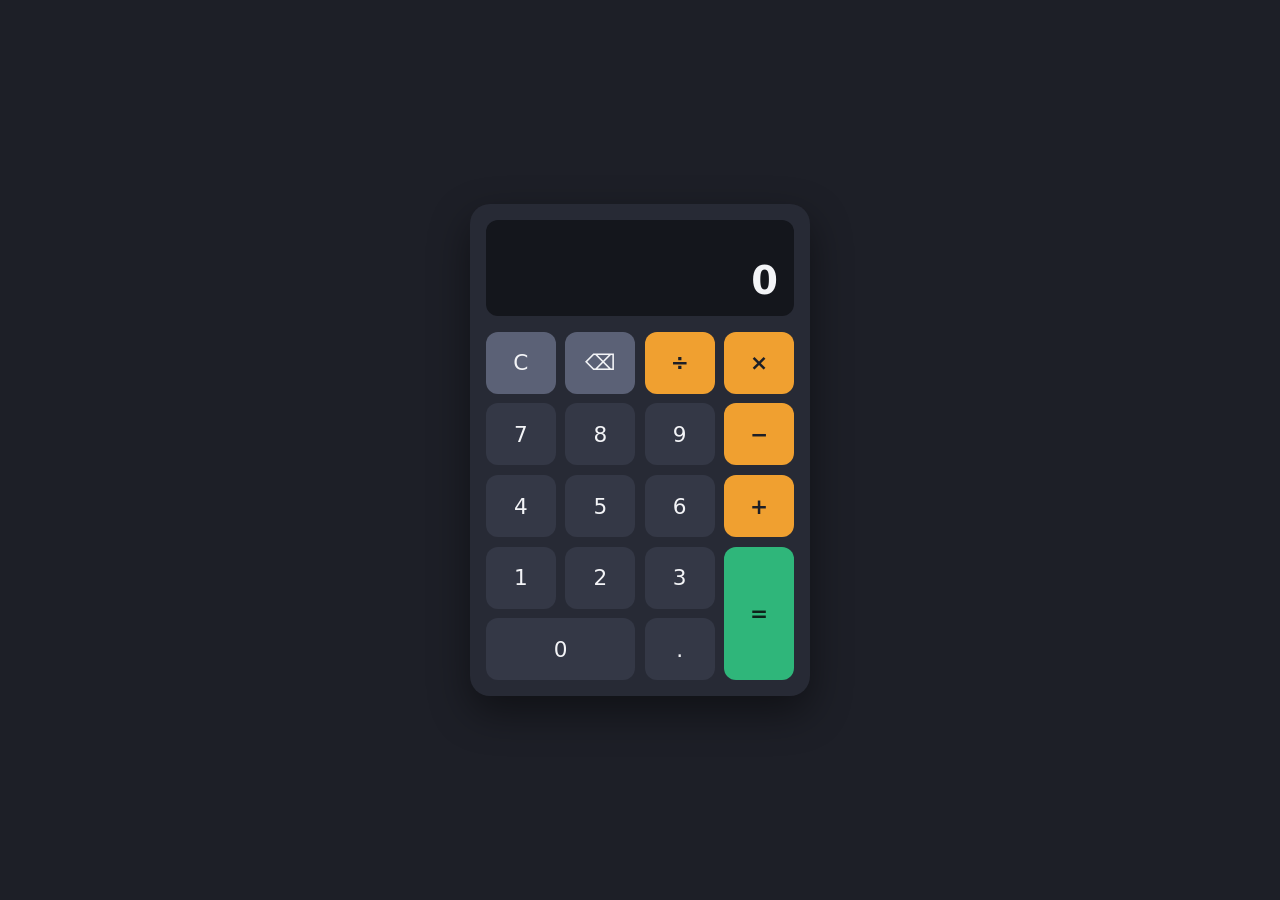
<file: WebDev-L2-Calculator/index.html>
<!DOCTYPE html>
<html lang="en">
<head>
  <meta charset="UTF-8">
  <meta name="viewport" content="width=device-width, initial-scale=1">
  <title>Calculator</title>
  <link rel="stylesheet" href="style.css">
</head>
<body>
  <main class="calc" aria-label="Calculator">
    <div class="display" aria-live="polite">
      <div id="expression" class="expression"></div>
      <div id="result" class="result">0</div>
    </div>

    <div class="keys">
      <button type="button" class="key fn" data-action="clear">C</button>
      <button type="button" class="key fn" data-action="backspace" aria-label="Backspace">⌫</button>
      <button type="button" class="key op" data-operator="÷" aria-label="Divide">÷</button>
      <button type="button" class="key op" data-operator="×" aria-label="Multiply">×</button>

      <button type="button" class="key" data-digit="7">7</button>
      <button type="button" class="key" data-digit="8">8</button>
      <button type="button" class="key" data-digit="9">9</button>
      <button type="button" class="key op" data-operator="−" aria-label="Subtract">−</button>

      <button type="button" class="key" data-digit="4">4</button>
      <button type="button" class="key" data-digit="5">5</button>
      <button type="button" class="key" data-digit="6">6</button>
      <button type="button" class="key op" data-operator="+" aria-label="Add">+</button>

      <button type="button" class="key" data-digit="1">1</button>
      <button type="button" class="key" data-digit="2">2</button>
      <button type="button" class="key" data-digit="3">3</button>
      <button type="button" class="key equals" data-action="equals" aria-label="Equals">=</button>

      <button type="button" class="key zero" data-digit="0">0</button>
      <button type="button" class="key" data-action="decimal" aria-label="Decimal point">.</button>
    </div>
  </main>

  <script src="script.js"></script>
</body>
</html>
</file>
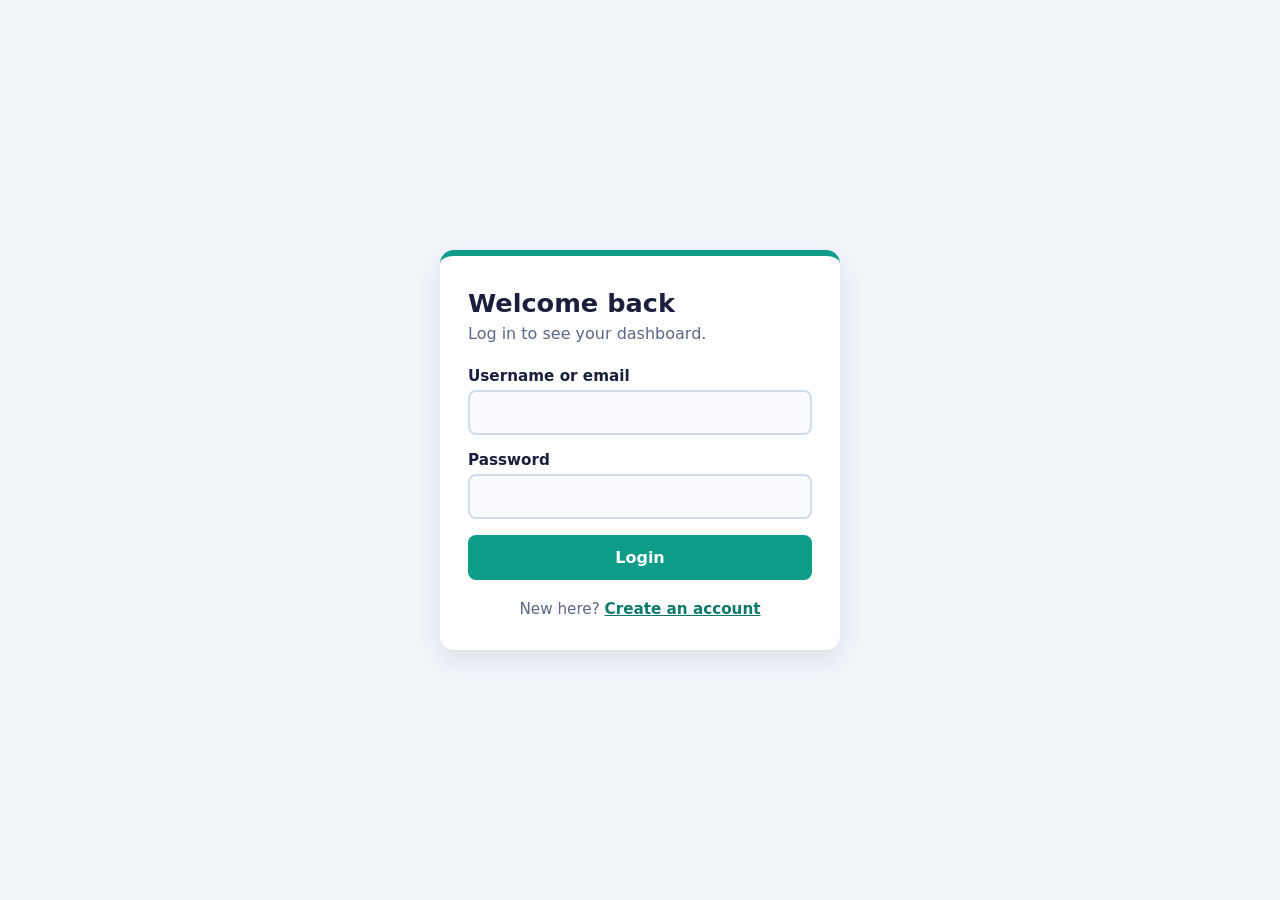
<file: WebDev-L2-LoginAuthSystem/index.html>
<!DOCTYPE html>
<html lang="en">
<head>
  <meta charset="UTF-8">
  <meta name="viewport" content="width=device-width, initial-scale=1">
  <meta http-equiv="refresh" content="0; url=login.html">
  <title>Login System</title>
</head>
<body>
  <p><a href="login.html">Continue to the login page</a></p>
</body>
</html>
</file>
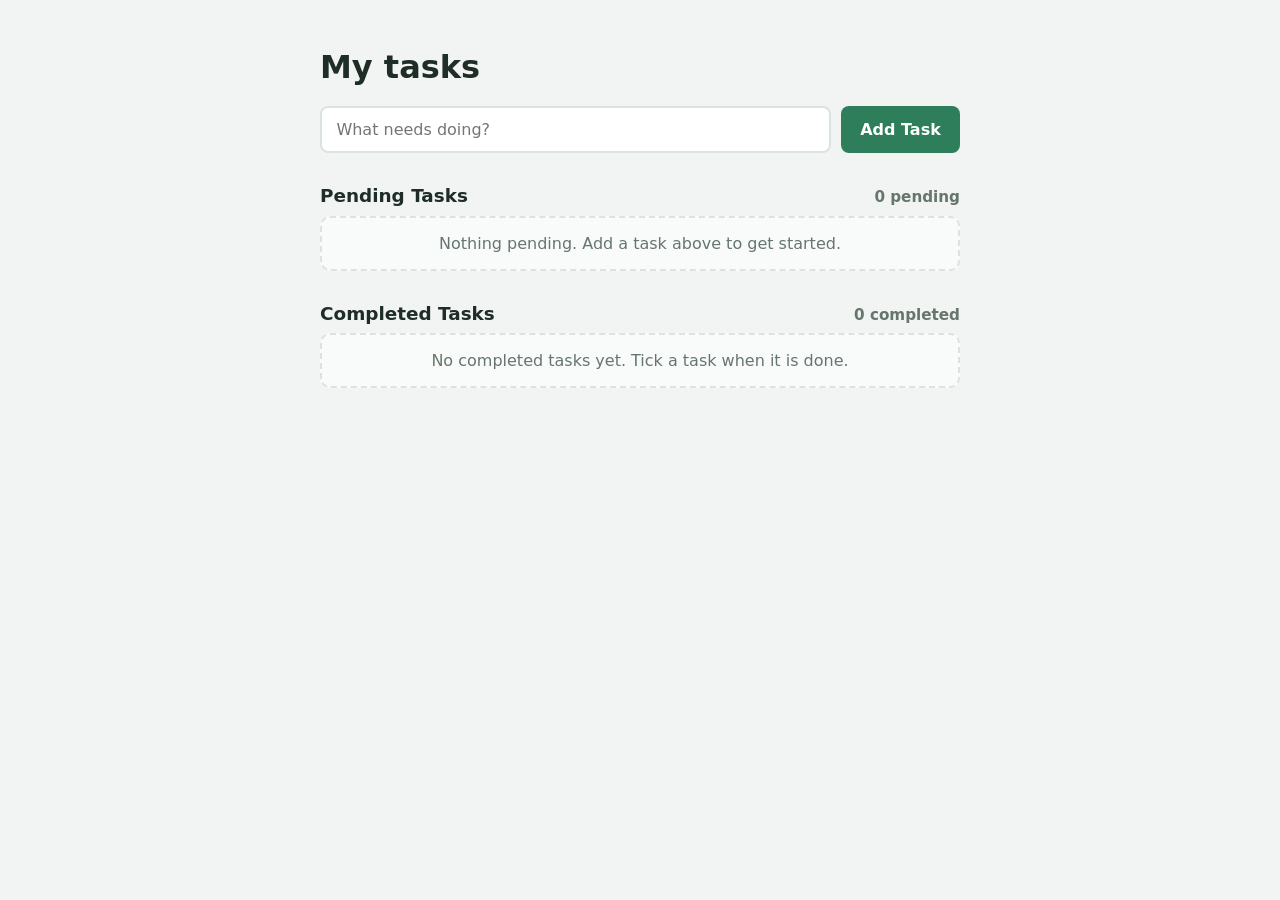
<file: WebDev-L2-TodoApp/index.html>
<!DOCTYPE html>
<html lang="en">
<head>
  <meta charset="UTF-8">
  <meta name="viewport" content="width=device-width, initial-scale=1">
  <title>To-Do App</title>
  <link rel="stylesheet" href="style.css">
</head>
<body>
  <main class="app">
    <h1>My tasks</h1>

    <div class="add">
      <label for="task-input" class="sr-only">New task</label>
      <input type="text" id="task-input" placeholder="What needs doing?" maxlength="120" autocomplete="off">
      <button type="button" id="add-btn">Add Task</button>
    </div>
    <p id="add-error" class="error" role="alert" hidden></p>

    <section class="list-block" aria-labelledby="pending-title">
      <div class="list-head">
        <h2 id="pending-title">Pending Tasks</h2>
        <span id="pending-count" class="count">0 pending</span>
      </div>
      <ul id="pending-list" class="list"></ul>
    </section>

    <section class="list-block" aria-labelledby="done-title">
      <div class="list-head">
        <h2 id="done-title">Completed Tasks</h2>
        <span id="done-count" class="count">0 completed</span>
      </div>
      <ul id="done-list" class="list"></ul>
    </section>
  </main>

  <script src="script.js"></script>
</body>
</html>
</file>
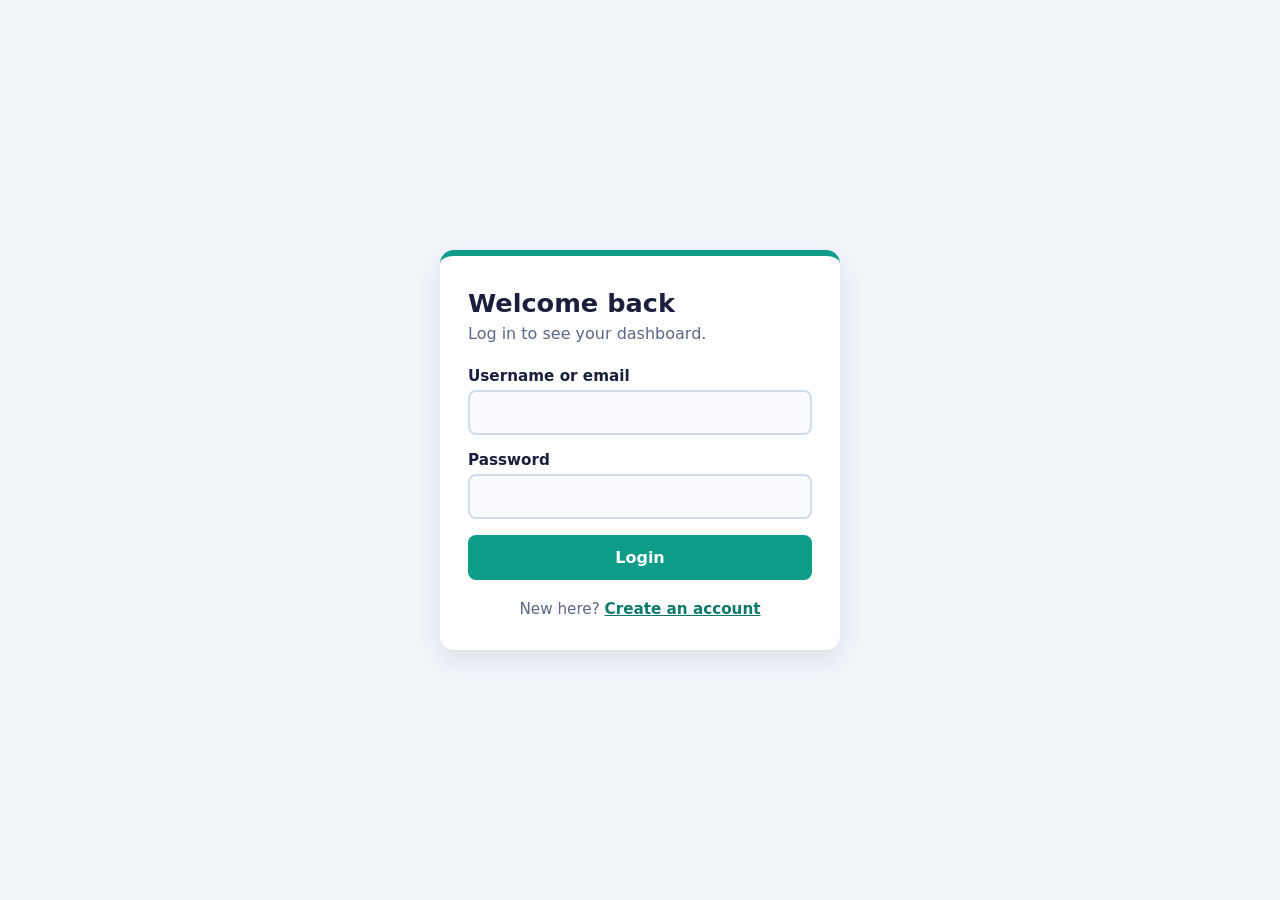
<file: WebDev-L2-LoginAuthSystem/dashboard.html>
<!DOCTYPE html>
<html lang="en">
<head>
  <meta charset="UTF-8">
  <meta name="viewport" content="width=device-width, initial-scale=1">
  <title>Dashboard</title>
  <link rel="stylesheet" href="style.css">
</head>
<body data-page="dashboard">
  <!-- Hidden until auth.js confirms there is a valid session -->
  <main class="card" id="dashboard" hidden>
    <h1>Hello, <span id="user-name"></span></h1>
    <p class="lead">This page is only visible to logged-in users.</p>

    <ul class="facts">
      <li><strong>Logged in as</strong> <span id="user-id"></span></li>
      <li><strong>Session started</strong> <span id="login-time"></span></li>
      <li><strong>Account created</strong> <span id="created-time"></span></li>
    </ul>

    <button type="button" class="btn secondary" id="logout-btn">Logout</button>
  </main>

  <script src="auth.js"></script>
</body>
</html>
</file>
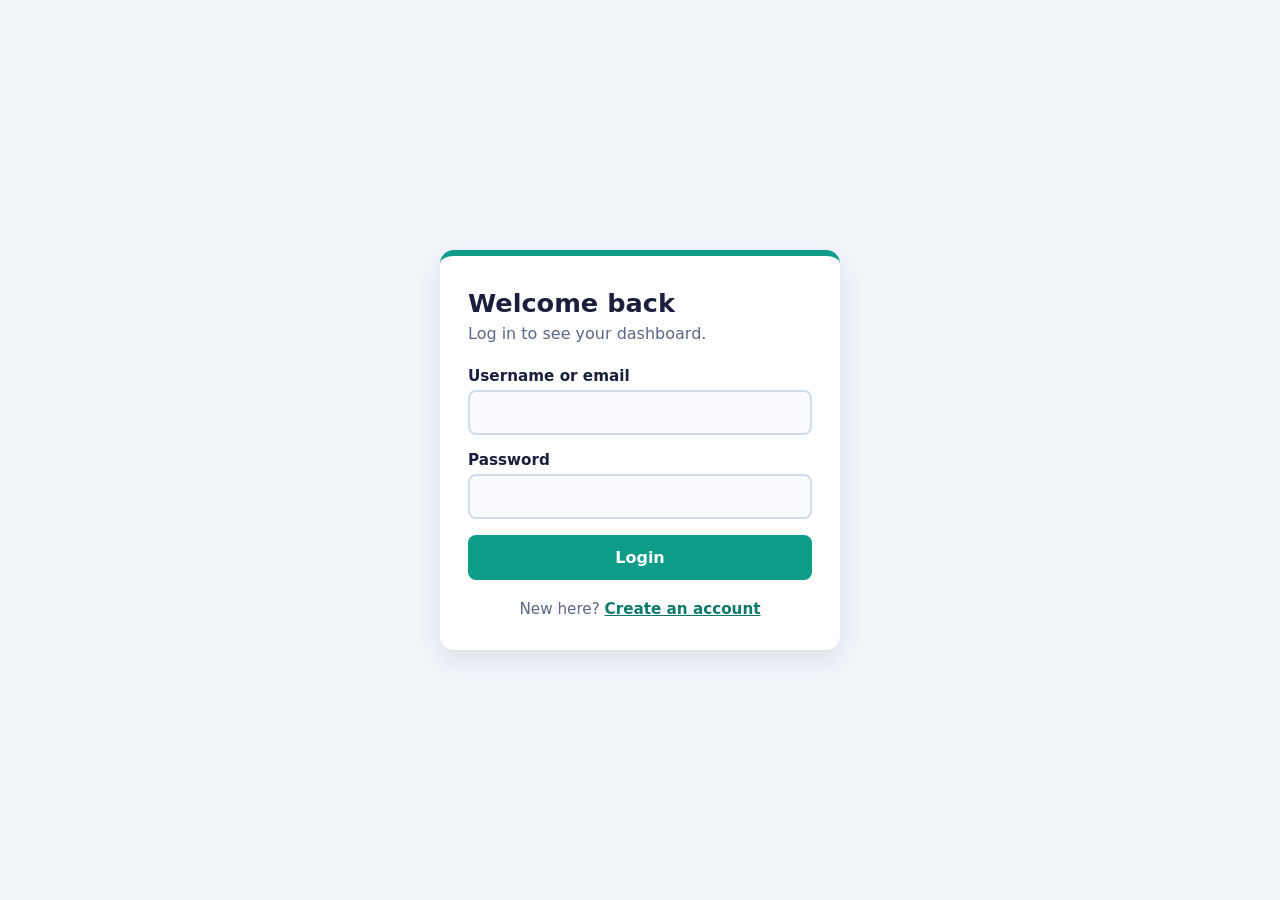
<file: WebDev-L2-LoginAuthSystem/login.html>
<!DOCTYPE html>
<html lang="en">
<head>
  <meta charset="UTF-8">
  <meta name="viewport" content="width=device-width, initial-scale=1">
  <title>Login</title>
  <link rel="stylesheet" href="style.css">
</head>
<body data-page="login">
  <main class="card">
    <h1>Welcome back</h1>
    <p class="lead">Log in to see your dashboard.</p>

    <p id="form-message" class="message" role="alert" hidden></p>

    <form id="login-form" novalidate>
      <div class="field">
        <label for="identifier">Username or email</label>
        <input type="text" id="identifier" autocomplete="username" maxlength="60">
        <p id="identifier-error" class="field-error" hidden></p>
      </div>

      <div class="field">
        <label for="password">Password</label>
        <input type="password" id="password" autocomplete="current-password" maxlength="100">
        <p id="password-error" class="field-error" hidden></p>
      </div>

      <button type="submit" class="btn" id="submit-btn">Login</button>
    </form>

    <p class="switch">New here? <a href="register.html">Create an account</a></p>
  </main>

  <script src="auth.js"></script>
</body>
</html>
</file>
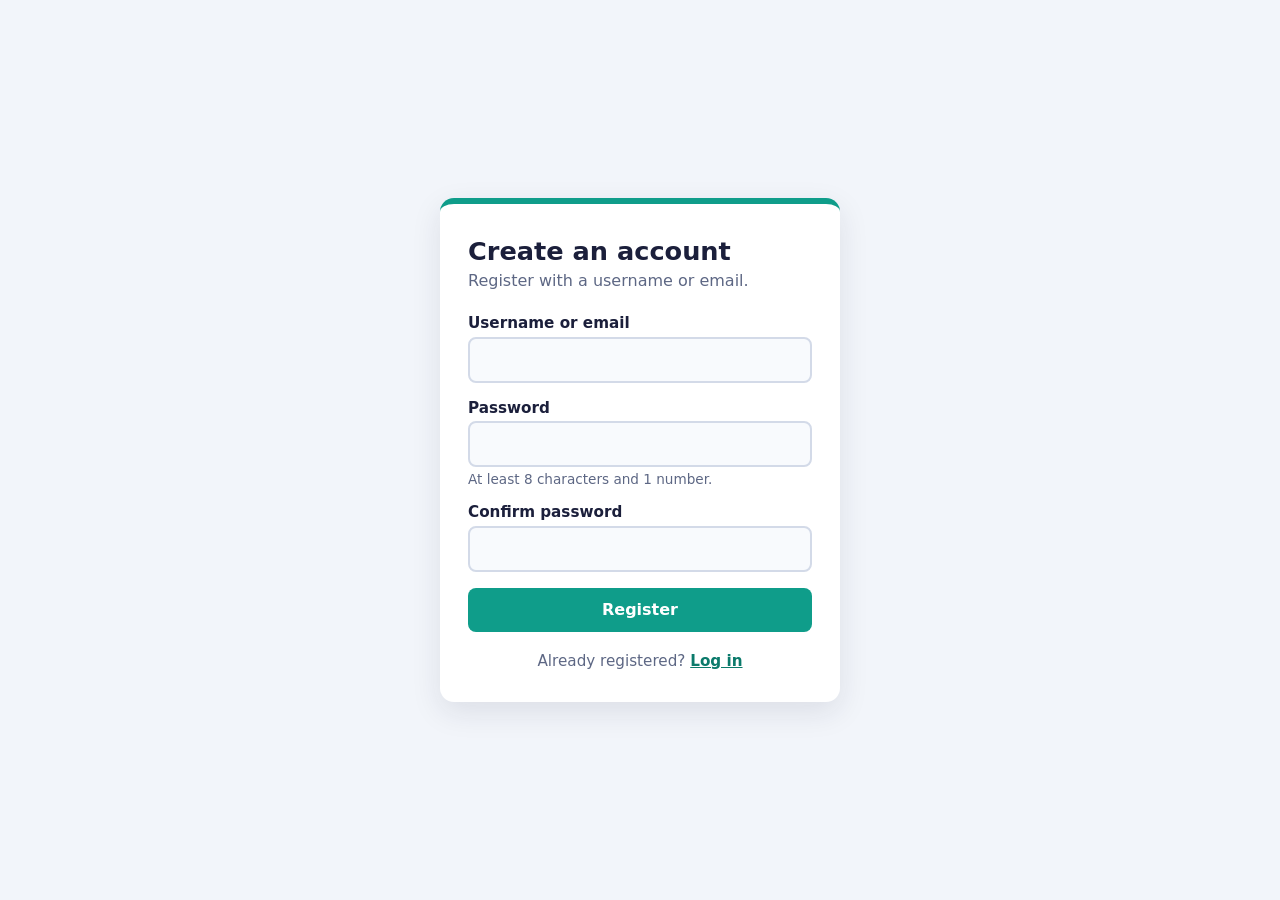
<file: WebDev-L2-LoginAuthSystem/register.html>
<!DOCTYPE html>
<html lang="en">
<head>
  <meta charset="UTF-8">
  <meta name="viewport" content="width=device-width, initial-scale=1">
  <title>Register</title>
  <link rel="stylesheet" href="style.css">
</head>
<body data-page="register">
  <main class="card">
    <h1>Create an account</h1>
    <p class="lead">Register with a username or email.</p>

    <p id="form-message" class="message error" role="alert" hidden></p>

    <form id="register-form" novalidate>
      <div class="field">
        <label for="identifier">Username or email</label>
        <input type="text" id="identifier" autocomplete="username" maxlength="60">
        <p id="identifier-error" class="field-error" hidden></p>
      </div>

      <div class="field">
        <label for="password">Password</label>
        <input type="password" id="password" autocomplete="new-password" maxlength="100">
        <p class="hint">At least 8 characters and 1 number.</p>
        <p id="password-error" class="field-error" hidden></p>
      </div>

      <div class="field">
        <label for="confirm">Confirm password</label>
        <input type="password" id="confirm" autocomplete="new-password" maxlength="100">
        <p id="confirm-error" class="field-error" hidden></p>
      </div>

      <button type="submit" class="btn" id="submit-btn">Register</button>
    </form>

    <p class="switch">Already registered? <a href="login.html">Log in</a></p>
  </main>

  <script src="auth.js"></script>
</body>
</html>
</file>
<file: WebDev-L2-Calculator/style.css>
:root {
  --bg: #1d1f27;
  --body: #272a35;
  --display: #14161c;
  --key: #343846;
  --key-hover: #414657;
  --fn: #5b6176;
  --op: #f0a030;
  --equals: #2fb67a;
  --text: #f3f4f7;
  --muted: #9aa0b4;
}

*, *::before, *::after { box-sizing: border-box; }

body {
  margin: 0;
  min-height: 100vh;
  display: grid;
  place-items: center;
  padding: 1rem;
  background: var(--bg);
  font-family: system-ui, -apple-system, "Segoe UI", Roboto, sans-serif;
}

.calc {
  width: 100%;
  max-width: 340px;
  padding: 1rem;
  background: var(--body);
  border-radius: 20px;
  box-shadow: 0 16px 40px rgba(0, 0, 0, 0.45);
}

.display {
  min-height: 96px;
  margin-bottom: 1rem;
  padding: 0.75rem 1rem;
  display: flex;
  flex-direction: column;
  justify-content: flex-end;
  align-items: flex-end;
  background: var(--display);
  border-radius: 12px;
  overflow: hidden;
}

.expression {
  min-height: 1.4rem;
  max-width: 100%;
  color: var(--muted);
  font-size: 1.05rem;
  overflow-x: auto;
  white-space: nowrap;
}

.result {
  max-width: 100%;
  color: var(--text);
  font-size: 2.4rem;
  font-weight: 600;
  line-height: 1.2;
  font-variant-numeric: tabular-nums;
  overflow-x: auto;
  white-space: nowrap;
}

.result.error { color: #ff7a70; font-size: 1.6rem; }

/* Button layout uses CSS Grid */
.keys {
  display: grid;
  grid-template-columns: repeat(4, 1fr);
  gap: 0.6rem;
}

.key {
  padding: 0;
  height: 62px;
  font: inherit;
  font-size: 1.35rem;
  font-weight: 500;
  color: var(--text);
  background: var(--key);
  border: 0;
  border-radius: 12px;
  cursor: pointer;
  touch-action: manipulation;
}

.key:hover { background: var(--key-hover); }
.key:active { transform: scale(0.96); }
.key:focus-visible { outline: 3px solid #8ab4ff; outline-offset: 2px; }

.key.fn { background: var(--fn); }
.key.op { background: var(--op); color: #1d1f27; font-weight: 700; }
.key.op:hover { background: #ffb347; }
.key.equals { grid-row: span 2; height: auto; background: var(--equals); color: #0e231a; font-weight: 700; }
.key.equals:hover { background: #3fd08f; }
.key.zero { grid-column: span 2; }

@media (max-width: 360px) {
  .key { height: 54px; font-size: 1.2rem; }
  .result { font-size: 2rem; }
}

@media (prefers-reduced-motion: reduce) {
  .key:active { transform: none; }
}
</file>
<file: WebDev-L2-TodoApp/style.css>
:root {
  --bg: #f1f4f2;
  --card: #ffffff;
  --ink: #1f2d27;
  --muted: #66766d;
  --green: #2e7d5b;
  --green-dark: #236247;
  --amber: #c77d12;
  --red: #b3392f;
  --line: #dbe3de;
}

*, *::before, *::after { box-sizing: border-box; }

body {
  margin: 0;
  padding: clamp(1rem, 4vw, 3rem) 1rem;
  font-family: system-ui, -apple-system, "Segoe UI", Roboto, sans-serif;
  color: var(--ink);
  background: var(--bg);
}

.app { max-width: 640px; margin: 0 auto; }

h1 { margin: 0 0 1.25rem; font-size: 2rem; }
h2 { margin: 0; font-size: 1.15rem; }

.sr-only {
  position: absolute;
  width: 1px;
  height: 1px;
  overflow: hidden;
  clip: rect(0 0 0 0);
  white-space: nowrap;
}

/* ---------- Add task ---------- */
.add { display: flex; gap: 0.6rem; }

input[type="text"] {
  flex: 1;
  min-width: 0;
  padding: 0.75rem 0.9rem;
  font: inherit;
  color: var(--ink);
  background: var(--card);
  border: 2px solid var(--line);
  border-radius: 8px;
}

button {
  font: inherit;
  cursor: pointer;
  border-radius: 8px;
  border: 0;
}

#add-btn {
  padding: 0.75rem 1.2rem;
  font-weight: 600;
  color: #fff;
  background: var(--green);
}

#add-btn:hover { background: var(--green-dark); }

input:focus-visible, button:focus-visible {
  outline: 3px solid rgba(46, 125, 91, 0.4);
  outline-offset: 2px;
}

.error { margin: 0.5rem 0 0; color: var(--red); font-size: 0.95rem; }

/* ---------- Lists ---------- */
.list-block { margin-top: 2rem; }

.list-head {
  display: flex;
  justify-content: space-between;
  align-items: baseline;
  margin-bottom: 0.6rem;
}

.count { font-size: 0.95rem; font-weight: 600; color: var(--muted); }

.list { list-style: none; margin: 0; padding: 0; display: grid; gap: 0.5rem; }

.task {
  display: grid;
  grid-template-columns: auto 1fr auto;
  gap: 0.75rem;
  align-items: center;
  padding: 0.75rem 0.9rem;
  background: var(--card);
  border: 1px solid var(--line);
  border-radius: 10px;
}

.task input[type="checkbox"] { width: 1.25rem; height: 1.25rem; accent-color: var(--green); cursor: pointer; }

.task-title { overflow-wrap: anywhere; }
.task.done .task-title { text-decoration: line-through; color: var(--muted); }

.task-time { display: block; margin-top: 0.15rem; font-size: 0.8rem; color: var(--muted); }

.edit-input { width: 100%; padding: 0.4rem 0.6rem; }

.actions { display: flex; gap: 0.35rem; }

.actions button {
  padding: 0.4rem 0.7rem;
  font-size: 0.9rem;
  font-weight: 600;
  background: #edf2ef;
  color: var(--ink);
}

.actions button:hover { background: #dfe8e3; }
.actions .delete { color: var(--red); }
.actions .save { background: var(--green); color: #fff; }

.empty {
  padding: 1rem;
  text-align: center;
  color: var(--muted);
  background: rgba(255, 255, 255, 0.6);
  border: 2px dashed var(--line);
  border-radius: 10px;
}

@media (max-width: 480px) {
  .task { grid-template-columns: auto 1fr; }
  .actions { grid-column: 1 / -1; justify-content: flex-end; }
}
</file>
<file: WebDev-L2-LoginAuthSystem/style.css>
:root {
  --ink: #1b1f3b;
  --teal: #0f9d8a;
  --teal-dark: #0b7a6b;
  --paper: #f2f5fa;
  --card: #ffffff;
  --line: #d3dae8;
  --muted: #5d6784;
  --error: #b3261e;
  --error-bg: #fdecea;
  --ok: #17663b;
  --ok-bg: #e5f5ec;
}

*, *::before, *::after { box-sizing: border-box; }

body {
  margin: 0;
  min-height: 100vh;
  display: grid;
  place-items: center;
  padding: 1rem;
  font-family: system-ui, -apple-system, "Segoe UI", Roboto, sans-serif;
  color: var(--ink);
  background: var(--paper);
}

.card {
  width: 100%;
  max-width: 400px;
  padding: 2rem 1.75rem;
  background: var(--card);
  border-radius: 14px;
  border-top: 6px solid var(--teal);
  box-shadow: 0 10px 30px rgba(27, 31, 59, 0.1);
}

h1 { margin: 0 0 0.35rem; font-size: 1.6rem; }
.lead { margin: 0 0 1.5rem; color: var(--muted); }

.field { margin-bottom: 1rem; }

label { display: block; margin-bottom: 0.3rem; font-weight: 600; font-size: 0.95rem; }

input {
  width: 100%;
  padding: 0.7rem 0.85rem;
  font: inherit;
  color: var(--ink);
  background: #f8fafd;
  border: 2px solid var(--line);
  border-radius: 8px;
}

input:focus-visible, button:focus-visible, a:focus-visible {
  outline: 3px solid rgba(15, 157, 138, 0.4);
  outline-offset: 2px;
}

input.invalid { border-color: var(--error); }

.hint { margin: 0.3rem 0 0; font-size: 0.85rem; color: var(--muted); }
.field-error { margin: 0.3rem 0 0; font-size: 0.85rem; color: var(--error); }

.btn {
  width: 100%;
  padding: 0.8rem;
  font: inherit;
  font-weight: 700;
  color: #fff;
  background: var(--teal);
  border: 0;
  border-radius: 8px;
  cursor: pointer;
}

.btn:hover { background: var(--teal-dark); }
.btn:disabled { opacity: 0.6; cursor: wait; }
.btn.secondary { color: var(--ink); background: #e6ebf5; }
.btn.secondary:hover { background: #d8dfee; }

.message { margin: 0 0 1rem; padding: 0.7rem 0.9rem; border-radius: 8px; font-size: 0.95rem; }
.message.error { color: var(--error); background: var(--error-bg); }
.message.ok { color: var(--ok); background: var(--ok-bg); }

.switch { margin: 1.25rem 0 0; text-align: center; font-size: 0.95rem; color: var(--muted); }
.switch a { color: var(--teal-dark); font-weight: 600; }

.facts { margin: 1.25rem 0; padding: 0; list-style: none; display: grid; gap: 0.5rem; }
.facts li { padding: 0.65rem 0.8rem; background: #f2f6fb; border-radius: 8px; }
.facts strong { display: inline-block; min-width: 7rem; }

[hidden] { display: none !important; }
</file>
